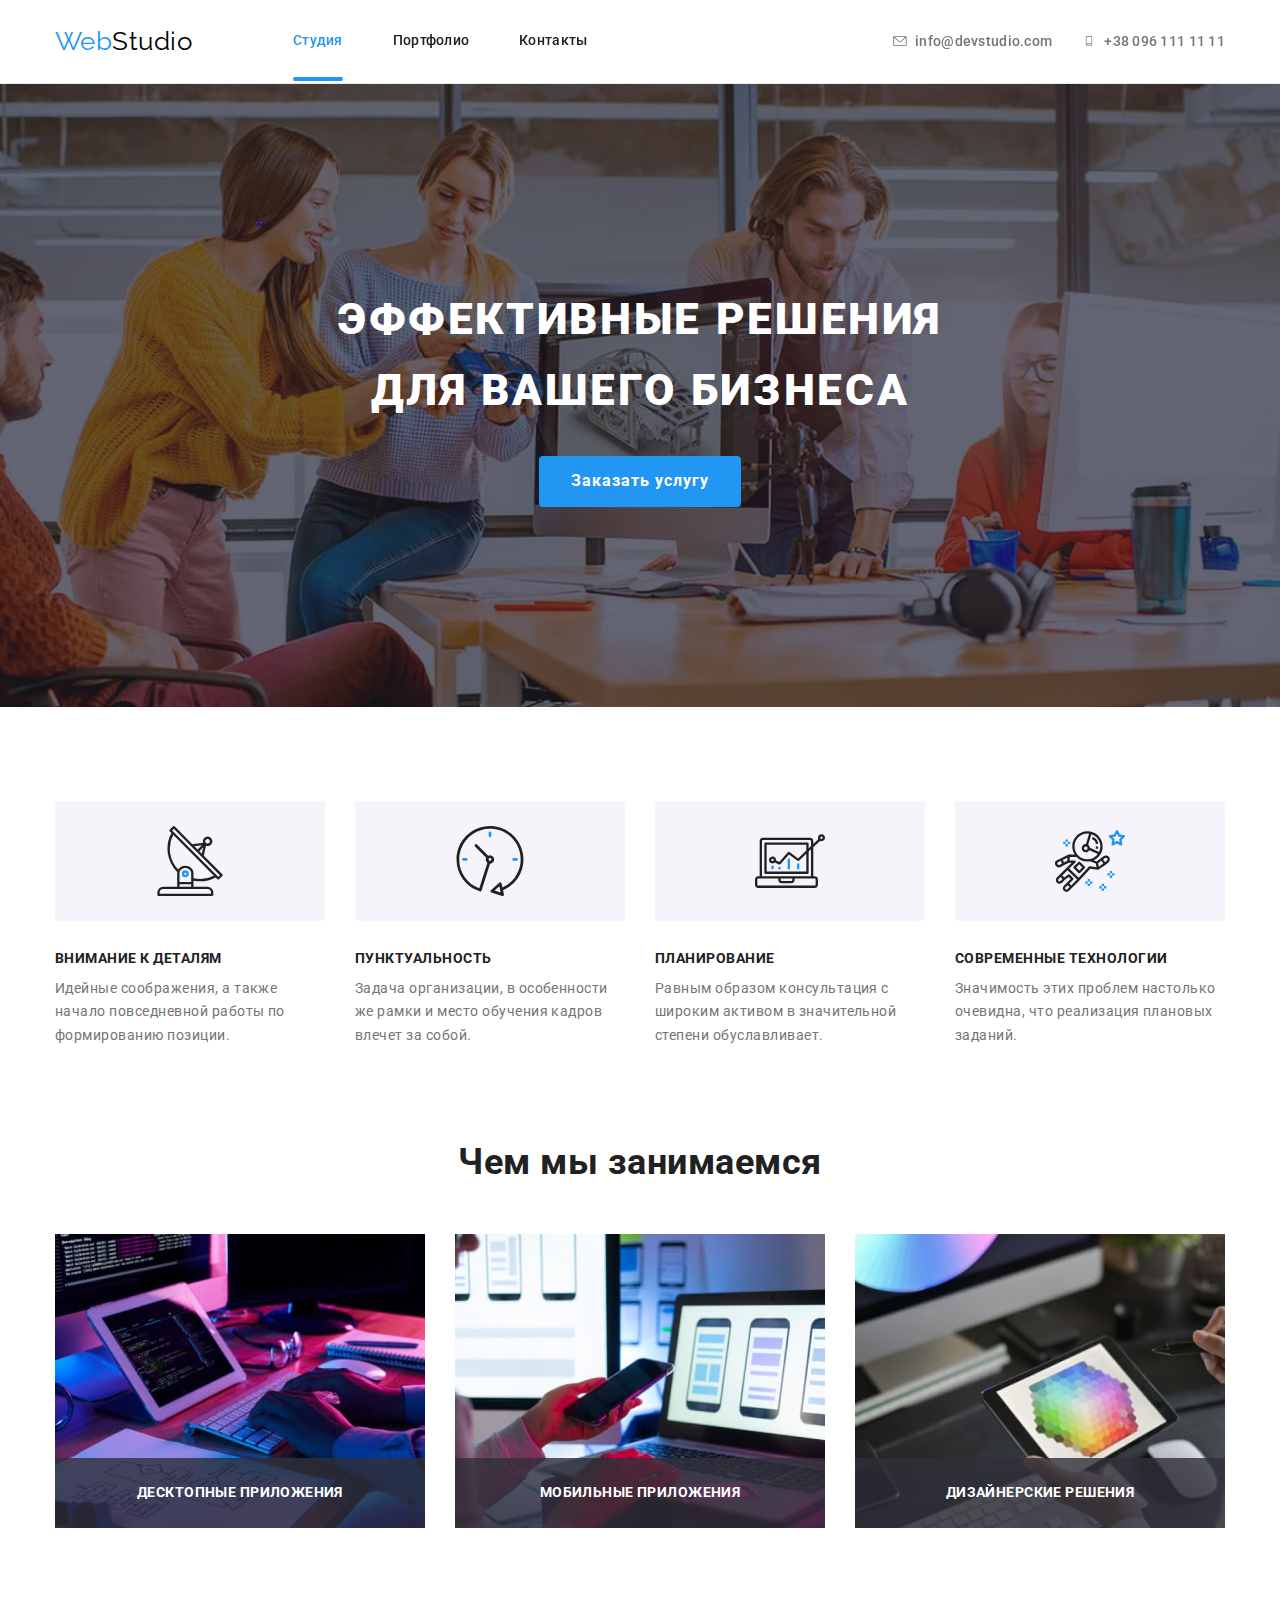
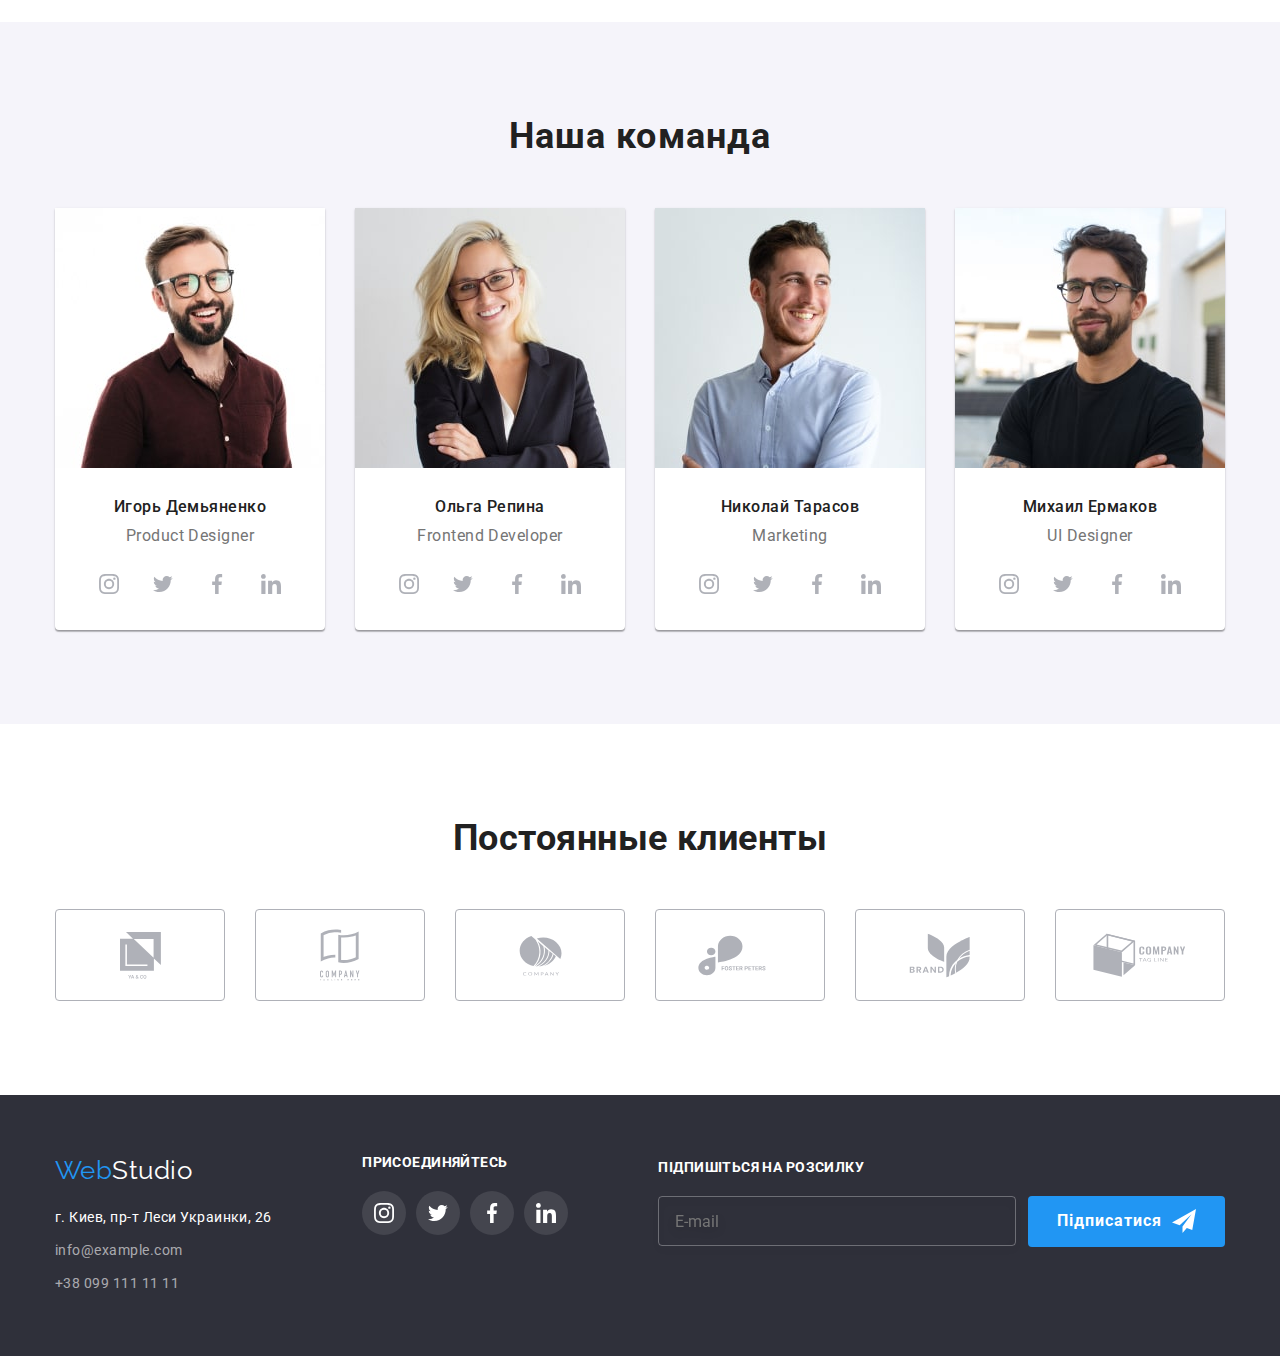
<file: index.html>
<!DOCTYPE html>
<html lang="en">

<head>
    <meta charset="UTF-8">
    <meta name="viewport" content="width=device-width, initial-scale=1.0" />
    <meta http-equiv="X-UA-Compatible" content="IE=edge">
    <meta name="viewport" content="width=device-width, initial-scale=1.0">
    <title>Document</title>
    <link
        href="https://fonts.googleapis.com/css2?family=Raleway:wght@700&family=Roboto:wght@400;500;700;900&display=swap"
        rel="stylesheet">
    <link rel="stylesheet"
        href="https://cdnjs.cloudflare.com/ajax/libs/modern-normalize/1.1.0/modern-normalize.min.css">
    <link rel="stylesheet" href="./css/main.min.css">
</head>

<body>
    <!-- шапка сторінки -->
    <header class="header">
        <div class="container header__box">
            <!-- логотип компанії -->
            <a class="logo" href="./index.html"><span class="logo-accent">Web</span>Studio</a>
            <!-- навігація сайту -->
            <div class="burger-menu" data-menu>
                <nav>
                    <ul class="navigation">
                        <li class="navigation__item"><a href="./index.html"
                                class="navigation__link navigation__link-current">Студия</a></li>
                        <li class="navigation__item"><a href="./portfolio.html" class="navigation__link">Портфолио</a>
                        </li>
                        <li class="navigation__item"><a href="" class="navigation__link">Контакты</a></li>
                    </ul>
                </nav>
                <!-- контакти -->
                <div>
                    <ul class="contacts">
                        <li class="contacts__item">
                            <a class="contacts__link" href="mailto:info@devstudio.com">
                                <svg class="contacts__icon" width="16" height="12">
                                    <use href="./images/symbol-defs.svg#icon-envelope"></use>
                                </svg>
                                info@devstudio.com</a>
                        </li>
                        <li class="contacts__item">
                            <a class="contacts__link" href="tel:+380961111111">
                                <svg class="contacts__icon" width="16" height="12">
                                    <use href="./images/symbol-defs.svg#icon-smartphone"></use>
                                </svg>
                                +38 096 111 11 11</a>
                        </li>
                    </ul>
                    <ul class="social-list">
                        <li class="social-list__item"><a class="social-list__link" href="">Instagram</a><span
                                class="social-list__line"></span></li>
                        <li class="social-list__item"><a class="social-list__link" href="">Twitter</a><span
                                class="social-list__line"></span></li>
                        <li class="social-list__item"><a class="social-list__link" href="">Facebook</a><span
                                class="social-list__line"></span></li>
                        <li class="social-list__item"><a class="social-list__link" href="">LinkedIn</a></li>
                    </ul>
                </div>
                <button class="burger-menu__button" data-menu-button aria-expanded="false" type="button">
                    <svg width="40" height="40">
                        <use class="burger-menu__cross"
                            href="./images/burger-menu-icon/symbol-defs.svg#icon-close_40px"></use>
                        <use class="burger-menu__menu" href="./images/burger-menu-icon/symbol-defs.svg#icon-menu_40px">
                        </use>
                    </svg>
                </button>
            </div>
        </div>
    </header>
    <!-- герой -->
    <main>
        <section class=" section hero">
            <div class="container hero__container">
                <h1 class="hero__title">Эффективные решения для вашего бизнеса</h1>
                <button class="hero__button" type="button" data-modal-open>Заказать услугу</button>
            </div>
        </section>
        <!-- список переваг -->
        <section class="section features">
            <div class="container features__container">
                <h2 class="features__title features__title-hidden">Список переваг</h2>
                <ul class="features-list">
                    <li class="features-list__item">
                        <div class="features-list__container">
                            <svg width="70" height="70">
                                <use href="./images/symbol-defs.svg#icon-antenna"></use>
                            </svg>
                        </div>
                        <h3 class="features-list__title">Внимание к деталям</h3>
                        <p class="features-list__text">
                            Идейные соображения, а также начало повседневной работы по формированию позиции.
                        </p>
                    </li>
                    <li class="features-list__item">
                        <div class="features-list__container">
                            <svg width="70" height="70">
                                <use href="./images/symbol-defs.svg#icon-clock"></use>
                            </svg>
                        </div>
                        <h3 class="features-list__title">Пунктуальность</h3>
                        <p class="features-list__text">
                            Задача организации, в особенности же рамки и место обучения кадров влечет за собой.
                        </p>
                    </li>

                    <li class="features-list__item">
                        <div class="features-list__container">
                            <svg width="70" height="70">
                                <use href="./images/symbol-defs.svg#icon-diagram"></use>
                            </svg>
                        </div>
                        <h3 class="features-list__title">Планирование</h3>
                        <p class="features-list__text">
                            Равным образом консультация с широким активом в значительной степени обуславливает.
                        </p>
                    </li>

                    <li class="features-list__item">
                        <div class="features-list__container">
                            <svg width="70" height="70">
                                <use href="./images/symbol-defs.svg#icon-astronaut"></use>
                            </svg>
                        </div>
                        <h3 class="features-list__title">Современные технологии</h3>
                        <p class="features-list__text">
                            Значимость этих проблем настолько очевидна, что реализация плановых заданий.
                        </p>
                    </li>
                </ul>
            </div>
        </section>
        <!-- приклади робіт -->
        <section class="section examples">
            <div class="container ">
                <h2 class="examples__title">
                    Чем мы занимаемся
                </h2>
                <ul class="examples-list">
                    <li class="examples-list__item">
                        <picture>
                            <source type="image/jpeg" srcset="./images/pc-images/pc-examples1.jpg 1x,
                            ./images/pc-images/pc-examples1x.jpg 2x" media="screen and (min-width:1200px)">
                            <img class=" team-card__pic" src="./images/phone-images/pc-examples1x.jpg"
                                alt="Працівник-1">
                        </picture>
                        <div class="examples-list__container">
                            <p class="examples-list_text">Десктопные приложения</p>
                        </div>
                    </li>
                    <li class="examples-list__item">
                        <picture>
                            <source type="image/jpeg" srcset="./images/pc-images/pc-examples2.jpg 1x,
                            ./images/pc-images/pc-examples2x.jpg 2x" media="screen and (min-width:1200px)">
                            <img class=" team-card__pic" src="./images/phone-images/pc-examples2x.jpg"
                                alt="Працівник-1">
                        </picture>
                        <div class="examples-list__container">
                            <p class="examples-list_text">Мобильные приложения</p>
                        </div>
                    </li>
                    <li class="examples-list__item">
                        <picture>
                            <source type="image/jpeg" srcset="./images/pc-images/pc-examples3.jpg 1x,
                            ./images/pc-images/pc-examples3x.jpg 2x" media="screen and (min-width:1200px)">
                            <img class=" team-card__pic" src="./images/phone-images/pc-examples3x.jpg"
                                alt="Працівник-1">
                        </picture>
                        <div class="examples-list__container">
                            <p class="examples-list_text">Дизайнерские решения</p>
                        </div>
                    </li>
                </ul>
            </div>
        </section>
        <!-- наша команда -->
        <section class="section team">
            <div class="container team__container">
                <h2 class="team__title">
                    Наша команда
                </h2>
                <ul class="team-card">
                    <li class="team-card__block">
                        <picture>
                            <source type="image/jpeg" srcset="./images/phone-images/phone-workers-one.jpg 1x,
                            ./images/phone-images/phone-workers-one2x.jpg 2x" media="screen and (max-width:767px)">
                            <source type="image/jpeg" srcset="./images/tablet-images/tablet-workers-one.jpg 1x,
                            ./images/tablet-images/tablet-workers-one2x.jpg 2x" media="screen and (max-width:1199px)">
                            <source type="image/jpeg" srcset="./images/pc-images/pc-workers-one.jpg 1x,
                            ./images/pc-images/pc-workers-one2x.jpg 2x" media="screen and (min-width:1200px)">
                            <img class=" team-card__pic" src="./images/phone-images/phone-workers-one.jpg"
                                alt="Працівник-1">
                        </picture>
                        <div class="team-card__box">
                            <h3 class="team-card__title">Игорь Демьяненко</h3>
                            <p class="team-card__text">Product Designer</p>
                            <ul class="team-card__list">
                                <li class="team-card__item">
                                    <a class="team-card___link" href="">
                                        <svg width="20" height="20">
                                            <use href="./images/symbol-defs.svg#icon-instagram"></use>
                                        </svg>
                                    </a>
                                </li>
                                <li class="team-card__item">
                                    <a class="team-card___link" href="">
                                        <svg width="20" height="20">
                                            <use href="./images/symbol-defs.svg#icon-Group"></use>
                                        </svg>
                                    </a>
                                </li>
                                <li class="team-card__item">
                                    <a class="team-card___link" href="">
                                        <svg width="20" height="20">
                                            <use href="./images/symbol-defs.svg#icon-facebook"></use>
                                        </svg>
                                    </a>
                                </li>
                                <li class="team-card__item">
                                    <a class="team-card___link" href="">
                                        <svg width="20" height="20">
                                            <use href="./images/symbol-defs.svg#icon-linkedin"></use>
                                        </svg>
                                    </a>
                                </li>
                            </ul>
                        </div>
                    </li>
                    <li class="team-card__block">
                        <picture>
                            <source type="image/jpeg" srcset="./images/phone-images/phone-workers-second.jpg 1x,
                            ./images/phone-images/phone-workers-second2x.jpg 2x" media="screen and (max-width:767px)">
                            <source type="image/jpeg" srcset="./images/tablet-images/tablet-workers-second.jpg 1x,
                            ./images/tablet-images/tablet-workers-second2x.jpg 2x"
                                media="screen and (max-width:1199px)">
                            <source type="image/jpeg" srcset="./images/pc-images/pc-workers-second.jpg 1x,
                            ./images/pc-images/pc-workers-second2x.jpg 2x" media="screen and (min-width:1200px)">
                            <img class=" team-card__pic" src="./images/phone-images/phone-workers-second.jpg"
                                alt="Працівник-1">
                        </picture>
                        <div class="team-card__box">
                            <h3 class="team-card__title">Ольга Репина</h3>
                            <p class="team-card__text">Frontend Developer</p>
                            <ul class="team-card__list">
                                <li class="team-card__item">
                                    <a class="team-card___link" href="">
                                        <svg width="20" height="20">
                                            <use href="./images/symbol-defs.svg#icon-instagram"></use>
                                        </svg>
                                    </a>
                                </li>
                                <li class="team-card__item">
                                    <a class="team-card___link" href="">
                                        <svg width="20" height="20">
                                            <use href="./images/symbol-defs.svg#icon-Group"></use>
                                        </svg>
                                    </a>
                                </li>
                                <li class="team-card__item">
                                    <a class="team-card___link" href="">
                                        <svg width="20" height="20">
                                            <use href="./images/symbol-defs.svg#icon-facebook"></use>
                                        </svg>
                                    </a>
                                </li>
                                <li class="team-card__item">
                                    <a class="team-card___link" href="">
                                        <svg width="20" height="20">
                                            <use href="./images/symbol-defs.svg#icon-linkedin"></use>
                                        </svg>
                                    </a>
                                </li>
                            </ul>
                        </div>
                    </li>
                    <li class="team-card__block">
                        <picture>
                            <source type="image/jpeg" srcset="./images/phone-images/phone-workers-third.jpg 1x,
                            ./images/phone-images/phone-workers-third2x.jpg 2x" media="screen and (max-width:767px)">
                            <source type="image/jpeg" srcset="./images/tablet-images/tablet-workers-third.jpg 1x,
                            ./images/tablet-images/tablet-workers-third2x.jpg 2x"
                                media="screen and (max-width:1199px)">
                            <source type="image/jpeg" srcset="./images/pc-images/pc-workers-third.jpg 1x,
                            ./images/pc-images/pc-workers-third2x.jpg 2x" media="screen and (min-width:1200px)">
                            <img class=" team-card__pic" src="./images/phone-images/phone-workers-third.jpg"
                                alt="Працівник-1">
                        </picture>
                        <div class="team-card__box">
                            <h3 class="team-card__title">Николай Тарасов</h3>
                            <p class="team-card__text">Marketing</p>
                            <ul class="team-card__list">
                                <li class="team-card__item">
                                    <a class="team-card___link" href="">
                                        <svg width="20" height="20">
                                            <use href="./images/symbol-defs.svg#icon-instagram"></use>
                                        </svg>
                                    </a>
                                </li>
                                <li class="team-card__item">
                                    <a class="team-card___link" href="">
                                        <svg width="20" height="20">
                                            <use href="./images/symbol-defs.svg#icon-Group"></use>
                                        </svg>
                                    </a>
                                </li>
                                <li class="team-card__item">
                                    <a class="team-card___link" href="">
                                        <svg width="20" height="20">
                                            <use href="./images/symbol-defs.svg#icon-facebook"></use>
                                        </svg>
                                    </a>
                                </li>
                                <li class="team-card__item">
                                    <a class="team-card___link" href="">
                                        <svg width="20" height="20">
                                            <use href="./images/symbol-defs.svg#icon-linkedin"></use>
                                        </svg>
                                    </a>
                                </li>
                            </ul>
                        </div>
                    </li>
                    <li class="team-card__block">
                        <picture>
                            <source type="image/jpeg" srcset="./images/phone-images/phone-workers-fourth.jpg 1x,
                            ./images/phone-images/phone-workers-fourth2x.jpg 2x" media="screen and (max-width:767px)">
                            <source type="image/jpeg" srcset="./images/tablet-images/tablet-workers-fourth.jpg 1x,
                            ./images/tablet-images/tablet-workers-fourth2x.jpg 2x"
                                media="screen and (max-width:1199px)">
                            <source type="image/jpeg" srcset="./images/pc-images/pc-workers-fourth.jpg 1x,
                            ./images/pc-images/pc-workers-fourth2x.jpg 2x" media="screen and (min-width:1200px)">
                            <img class=" team-card__pic" src="./images/phone-images/phone-workers-fourth.jpg"
                                alt="Працівник-1">
                        </picture>
                        <div class="team-card__box">
                            <h3 class="team-card__title">Михаил Ермаков</h3>
                            <p class="team-card__text">UI Designer</p>
                            <ul class="team-card__list">
                                <li class="team-card__item">
                                    <a class="team-card___link" href="">
                                        <svg width="20" height="20">
                                            <use href="./images/symbol-defs.svg#icon-instagram"></use>
                                        </svg>
                                    </a>
                                </li>
                                <li class="team-card__item">
                                    <a class="team-card___link" href="">
                                        <svg width="20" height="20">
                                            <use href="./images/symbol-defs.svg#icon-Group"></use>
                                        </svg>
                                    </a>
                                </li>
                                <li class="team-card__item">
                                    <a class="team-card___link" href="">
                                        <svg width="20" height="20">
                                            <use href="./images/symbol-defs.svg#icon-facebook"></use>
                                        </svg>
                                    </a>
                                </li>
                                <li class="team-card__item">
                                    <a class="team-card___link" href="">
                                        <svg width="20" height="20">
                                            <use href="./images/symbol-defs.svg#icon-linkedin"></use>
                                        </svg>
                                    </a>
                                </li>
                            </ul>
                        </div>
                    </li>
                </ul>
            </div>
        </section>
        <!-- клієнти -->
        <section class="section">
            <div class="container customers">
                <h2 class="customers__title">Постоянные клиенты</h2>
                <ul class="customers__list">
                    <li class="customers__item">
                        <a class="customers__link" href="">
                            <svg width="41" height="47">
                                <use href="./images/symbol-defs.svg#icon-group2"></use>
                            </svg>
                        </a>
                    </li>
                    <li class="customers__item">
                        <a class="customers__link" href="">
                            <svg width="40" height="52">
                                <use href="./images/symbol-defs.svg#icon-group3"></use>
                            </svg>
                        </a>
                    </li>
                    <li class="customers__item">
                        <a class="customers__link" href="">
                            <svg width="43" height="41">
                                <use href="./images/symbol-defs.svg#icon-group4"></use>
                            </svg>
                        </a>
                    </li>
                    <li class="customers__item">
                        <a class="customers__link" href="">
                            <svg width="84" height="41">
                                <use href="./images/symbol-defs.svg#icon-group5"></use>
                            </svg>
                        </a>
                    </li>
                    <li class="customers__item">
                        <a class="customers__link" href="">
                            <svg width="62" height="45">
                                <use href="./images/symbol-defs.svg#icon-group6"></use>
                            </svg>
                        </a>
                    </li>
                    <li class="customers__item">
                        <a class="customers__link" href="">
                            <svg width="93" height="44">
                                <use href="./images/symbol-defs.svg#icon-group7"></use>
                            </svg>
                        </a>
                    </li>
                </ul>
            </div>
        </section>
    </main>
    <!-- підвал -->
    <footer class="footer">
        <div class="container footer-container">
            <div class="address">
                <a class="logo__ftr logo" href="./index.html"><span class="logo-accent">Web</span>Studio</a>
                <address class="address__list">
                    <a class="address__link address__link-white" href="https://bit.ly/3pXMvUd" target="_blank">г.
                        Киев, пр-т Леси Украинки,
                        26</a>
                    <a class="address__link" href="mailto:info@example.com">info@example.com</a>
                    <a class="address__link" href="tel:+380991111111">+38 099 111 11
                        11</a>
                </address>
                <!-- приєднуйтесь -->
            </div>
            <div class="join">
                <h3 class="join__title">присоединяйтесь</h3>
                <ul class="join__list">
                    <li class="join__item">
                        <a class="join__links" href="https://www.instagram.com/">
                            <svg width="20" height="20">
                                <use href="./images/symbol-defs.svg#icon-instagram"></use>
                            </svg>
                        </a>
                    </li>
                    <li class="join__item">
                        <a class="join__links" href="">
                            <svg width="20" height="20">
                                <use href="./images/symbol-defs.svg#icon-Group"></use>
                            </svg>
                        </a>
                    </li>
                    <li class="join__item">
                        <a class="join__links" href="">
                            <svg width="20" height="20">
                                <use href="./images/symbol-defs.svg#icon-facebook"></use>
                            </svg>
                        </a>
                    </li>
                    <li class="join__item">
                        <a class="join__links" href="">
                            <svg width="20" height="20">
                                <use href="./images/symbol-defs.svg#icon-linkedin"></use>
                            </svg>
                        </a>
                    </li>
                </ul>
            </div>
            <!-- підписка -->
            <div class="subscription">
                <h3 class="subscription__title">Підпишіться на розсилку</h3>
                <form class="subscription__form" action="#">
                    <label for="email"></label>
                    <input class="subscription__input" type="email" id="email" placeholder="E-mail">
                    <button class="subscription__button" type="submit">Підписатися
                        <svg class="subscription__icon" width="24" height="24">
                            <use href="./images/symbol-defs.svg#icon-icon-send"></use>
                        </svg>
                    </button>
                </form>
            </div>
        </div>
    </footer>
    <!-- модельне вікно -->
    <div class="backdrop is-hidden" data-modal>
        <div class="modal">
            <div class="modal__box">
                <button class="modal__close" type="button" data-modal-close>
                    <svg width="18" height="18">
                        <use href="./images/symbol-defs.svg#icon-close-black"></use>
                    </svg>
                </button>
                <!-- форма -->
                <form class="form" action="#">
                    <h2 class="form__title">Залишіть свої дані, ми вам передзвонимо</h2>
                    <label class="form__label"><span class="form__span">Ім'я</span>
                        <input class="form__input" type="text" autofocus>
                        <svg class="form__icon" width="18" height="18">
                            <use href="./images/modal-icon/symbol-defss.svg#icon-person-black"></use>
                        </svg>
                    </label>
                    <label class="form__label"><span class="form__span">Телефон</span>
                        <input class="form__input" type="tel">
                        <svg class="form__icon" width="18" height="18">
                            <use href="./images/modal-icon/symbol-defss.svg#icon-phone-black"></use>
                        </svg>
                    </label>
                    <label class="form__label"><span class="form__span">Пошта</span>
                        <input class="form__input" type="email">
                        <svg class="form__icon" width="18" height="18">
                            <use href="./images/modal-icon/symbol-defss.svg#icon-email-black"></use>
                        </svg>
                    </label>
                    <label>
                        <span class="form__span">Коментар</span>
                        <textarea class="form__textarea" name="comment" cols="30" rows="10"
                            placeholder="Введіть текст"></textarea>
                    </label>

                    <!-- угода -->

                    <label class="agreement  form__agreement">
                        <input class="agreement__checkbox" type="checkbox" value="">
                        <span class="agreement__custom-checkbox">
                        </span><span class="agreement__text">Погоджуюся з розсилкою та
                            приймаю <a class="agreement__link" href=""> Умови
                                договору</a></span>
                    </label>
                    <button class="form__button" type="submit">
                        Надіслати
                    </button>
                </form>
            </div>
        </div>
    </div>
    <script src="./js/modal.js"></script>
    <script src="./js/mobile-menu.js"></script>
</body>

</html>
</file>
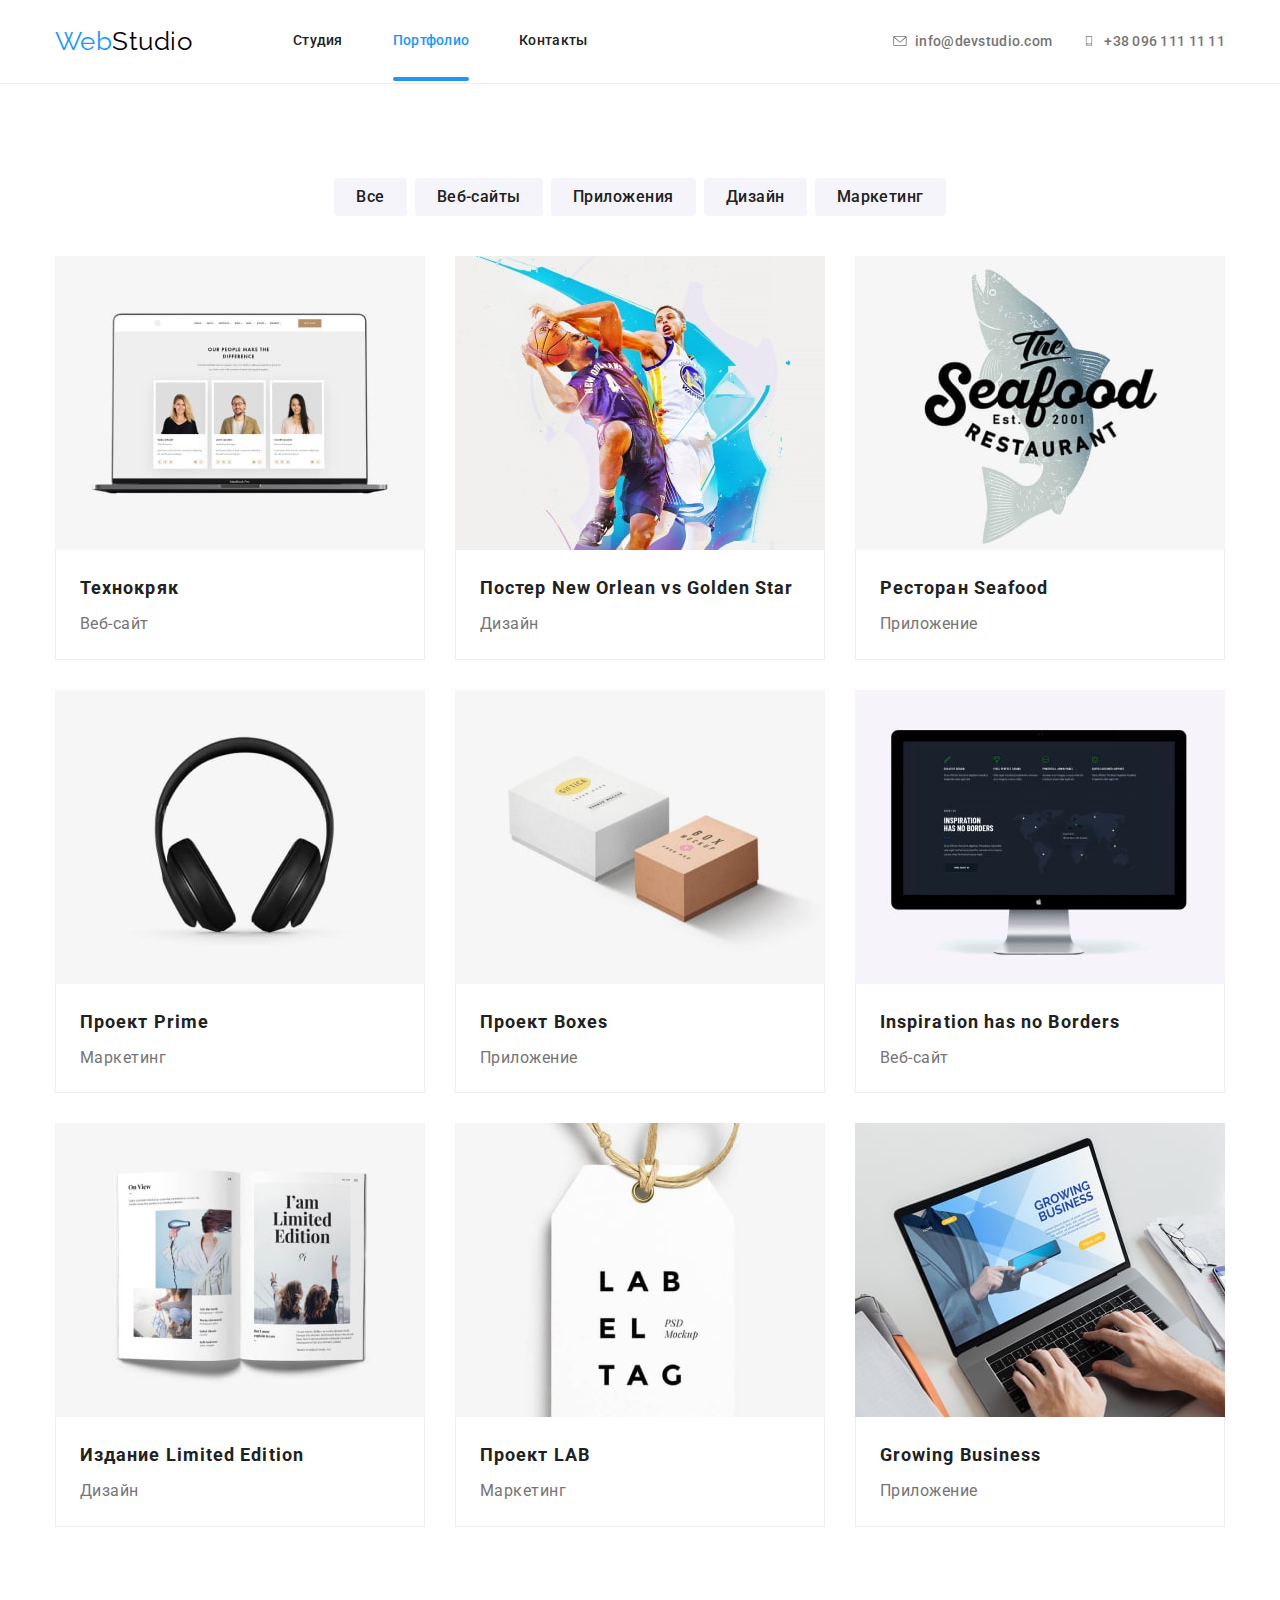
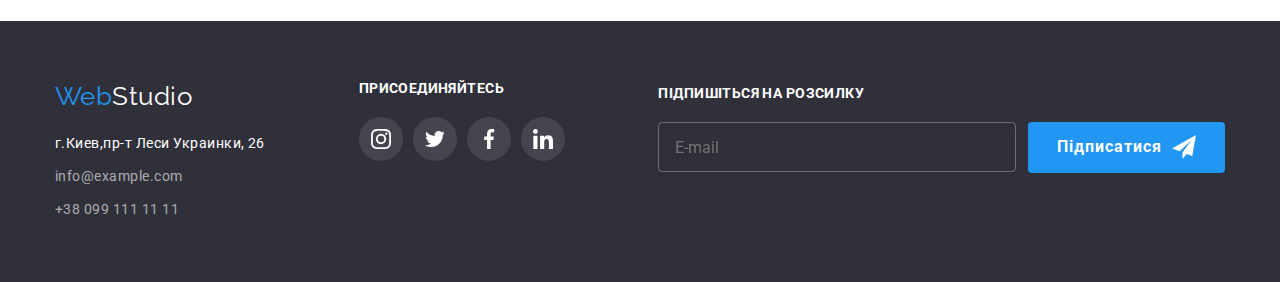
<file: portfolio.html>
<!DOCTYPE html>
<html lang="en">

<head>
    <meta charset="UTF-8">
    <meta http-equiv="X-UA-Compatible" content="IE=edge">
    <meta name="viewport" content="width=device-width, initial-scale=1.0">
    <title>Portfolio</title>
    <link
        href="https://fonts.googleapis.com/css2?family=Raleway:wght@700&family=Roboto:wght@400;500;700;900&display=swap"
        rel="stylesheet">
    <link rel="stylesheet"
        href="https://cdnjs.cloudflare.com/ajax/libs/modern-normalize/1.1.0/modern-normalize.min.css">
    <link rel="stylesheet" href="./css/main.min.css">
</head>

<body>
    <!-- шапка сторінки -->
    <header class="header">
        <div class="container header__box">
            <!-- логотип компанії -->
            <a class="logo" href="./index.html"><span class="logo-accent">Web</span>Studio</a>
            <!-- навігація сайту -->
            <div class="burger-menu" data-menu>
                <nav>
                    <ul class="navigation">
                        <li class="navigation__item"><a href="./index.html" class="navigation__link ">Студия</a></li>
                        <li class="navigation__item"><a href="./portfolio.html"
                                class="navigation__link navigation__link-current">Портфолио</a>
                        </li>
                        <li class="navigation__item"><a href="" class="navigation__link">Контакты</a></li>
                    </ul>
                </nav>
                <!-- контакти -->
                <div>
                    <ul class="contacts">
                        <li class="contacts__item">
                            <a class="contacts__link" href="mailto:info@devstudio.com">
                                <svg class="contacts__icon" width="16" height="12">
                                    <use href="./images/symbol-defs.svg#icon-envelope"></use>
                                </svg>
                                info@devstudio.com</a>
                        </li>
                        <li class="contacts__item">
                            <a class="contacts__link" href="tel:+380961111111">
                                <svg class="contacts__icon" width="16" height="12">
                                    <use href="./images/symbol-defs.svg#icon-smartphone"></use>
                                </svg>
                                +38 096 111 11 11</a>
                        </li>
                    </ul>
                    <ul class="social-list">
                        <li class="social-list__item"><a class="social-list__link" href="">Instagram</a><span
                                class="social-list__line"></span></li>
                        <li class="social-list__item"><a class="social-list__link" href="">Twitter</a><span
                                class="social-list__line"></span></li>
                        <li class="social-list__item"><a class="social-list__link" href="">Facebook</a><span
                                class="social-list__line"></span></li>
                        <li class="social-list__item"><a class="social-list__link" href="">LinkedIn</a></li>
                    </ul>
                </div>
                <button class="burger-menu__button" data-menu-button aria-expanded="false" type="button">
                    <svg width="40" height="40">
                        <use class="burger-menu__cross"
                            href="./images/burger-menu-icon/symbol-defs.svg#icon-close_40px"></use>
                        <use class="burger-menu__menu" href="./images/burger-menu-icon/symbol-defs.svg#icon-menu_40px">
                        </use>
                    </svg>
                </button>
            </div>
        </div>
    </header>
    <!-- фільтер -->
    <main>
        <section class="section filter">
            <div class="container">
                <h1 class="filter__title">Секція контерту</h1>
                <ul class="filter__list">
                    <li class="filter__item"><button class="filter__button" type="button">Все</button></li>
                    <li class="filter__item"><button class="filter__button" type="button">Веб-сайты</button></li>
                    <li class="filter__item"><button class="filter__button" type="button">Приложения</button></li>
                    <li class="filter__item"><button class="filter__button" type="button">Дизайн</button></li>
                    <li class="filter__item"><button class="filter__button" type="button">Маркетинг</button></li>
                </ul>
                <!-- набор контенту -->
                <ul class="resource">
                    <li class="resource__item">
                        <a class="resource__link" href="">
                            <div class="thumb">
                                <picture>
                                    <source type="image/jpeg" srcset="./images/phone-images/phone-notebook1.jpg 1x,
                                    ./images/phone-images/phone-notebook2x.jpg 2x"
                                        media="screen and (max-width:767px)">
                                    <source type="image/jpeg" srcset="./images/tablet-images/tablet-notebook1.jpg 1x,
                                    ./images/tablet-images/tablet-notebook2x.jpg 2x"
                                        media="screen and (max-width:1199px)">
                                    <source type="image/jpeg" srcset="./images/pc-images/pc-notebook1.jpg 1x,
                                    ./images/pc-images/pc-notebook2x.jpg 2x" media="screen and (min-width:1200px)">
                                    <img class=" team-card__pic" src="./images/phone-images/phone-notebook1.jpg"
                                        alt="Працівник-1">
                                </picture>
                                <p class="thumb__description">Ресурс предлагает комплексные предложения с разным уровнем
                                    функционала и сервисов.
                                    Все это позволит посетителю получить
                                    исчерпывающие сведения о компании или частном лице.
                                </p>
                            </div>
                            <div class="description">
                                <h2 class="thumb__title">Технокряк</h2>
                                <p class="thumb__text">Веб-сайт</p>
                            </div>
                        </a>
                    </li>
                    <li class="resource__item">
                        <a class="resource__link" href="">
                            <div class="thumb">
                                <picture>
                                    <source type="image/jpeg" srcset="./images/phone-images/phone-player1.jpg 1x,
                                    ./images/phone-images/phone-player2x.jpg 2x" media="screen and (max-width:767px)">
                                    <source type="image/jpeg" srcset="./images/tablet-images/tablet-player1.jpg 1x,
                                    ./images/tablet-images/tablet-player2x.jpg 2x"
                                        media="screen and (max-width:1199px)">
                                    <source type="image/jpeg" srcset="./images/pc-images/pc-player1.jpg 1x,
                                    ./images/pc-images/pc-player2x.jpg 2x" media="screen and (min-width:1200px)">
                                    <img class=" team-card__pic" src="./images/phone-images/phone-player1.jpg"
                                        alt="Працівник-1">
                                </picture>
                                <p class="thumb__description">Ресурс предлагает комплексные предложения с разным уровнем
                                    функционала и сервисов.
                                    Все это позволит посетителю получить
                                    исчерпывающие сведения о компании или частном лице.
                                </p>
                            </div>
                            <div class="description">
                                <h2 class="thumb__title">Постер New Orlean vs Golden Star</h2>
                                <p class="thumb__text">Дизайн</p>
                            </div>
                        </a>
                    </li>
                    <li class="resource__item">
                        <a class="resource__link" href="">
                            <div class="thumb">
                                <picture>
                                    <source type="image/jpeg" srcset="./images/phone-images/phone-fish1.jpg 1x,
                                        ./images/phone-images/phone-fish2x.jpg 2x"
                                        media="screen and (max-width:767px)">
                                    <source type="image/jpeg" srcset="./images/tablet-images/tablet-fish1.jpg 1x,
                                        ./images/tablet-images/tablet-fish2x.jpg 2x"
                                        media="screen and (max-width:1199px)">
                                    <source type="image/jpeg" srcset="./images/pc-images/pc-fish1.jpg 1x,
                                        ./images/pc-images/pc-fish2x.jpg 2x" media="screen and (min-width:1200px)">
                                    <img class=" team-card__pic" src="./images/phone-images/phone-fish1.jpg"
                                        alt="Працівник-1">
                                </picture>
                                <p class="thumb__description">Ресурс предлагает комплексные предложения с разным уровнем
                                    функционала и сервисов.
                                    Все это позволит посетителю получить
                                    исчерпывающие сведения о компании или частном лице.
                                </p>
                            </div>
                            <div class="description">
                                <h2 class="thumb__title">Ресторан Seafood</h2>
                                <p class="thumb__text">Приложение</p>
                            </div>
                        </a>
                    </li>
                    <li class="resource__item">
                        <a class="resource__link" href="">
                            <div class="thumb">
                                <picture>
                                    <source type="image/jpeg" srcset="./images/phone-images/phone-headphones1.jpg 1x,
                                        ./images/phone-images/phone-headphones2x.jpg 2x"
                                        media="screen and (max-width:767px)">
                                    <source type="image/jpeg" srcset="./images/tablet-images/tablet-headphones1.jpg 1x,
                                        ./images/tablet-images/tablet-headphones2x.jpg 2x"
                                        media="screen and (max-width:1199px)">
                                    <source type="image/jpeg" srcset="./images/pc-images/pc-headphones1.jpg 1x,
                                        ./images/pc-images/pc-headphones2x.jpg 2x"
                                        media="screen and (min-width:1200px)">
                                    <img class=" team-card__pic" src="./images/phone-images/phone-headphones1.jpg"
                                        alt="Працівник-1">
                                </picture>
                                <p class="thumb__description">Ресурс предлагает комплексные предложения с разным уровнем
                                    функционала и сервисов.
                                    Все это позволит посетителю получить
                                    исчерпывающие сведения о компании или частном лице.
                                </p>
                            </div>
                            <div class="description">
                                <h2 class="thumb__title">Проект Prime</h2>
                                <p class="thumb__text">Маркетинг</p>
                            </div>
                        </a>
                    </li>
                    <li class="resource__item">
                        <a class="resource__link" href="">
                            <div class="thumb">
                                <picture>
                                    <source type="image/jpeg" srcset="./images/phone-images/phone-box1.jpg 1x,
                                        ./images/phone-images/phone-box2x.jpg 2x" media="screen and (max-width:767px)">
                                    <source type="image/jpeg" srcset="./images/tablet-images/tablet-box1.jpg 1x,
                                        ./images/tablet-images/tablet-box2x.jpg 2x"
                                        media="screen and (max-width:1199px)">
                                    <source type="image/jpeg" srcset="./images/pc-images/pc-box1.jpg 1x,
                                        ./images/pc-images/pc-box2x.jpg 2x" media="screen and (min-width:1200px)">
                                    <img class=" team-card__pic" src="./images/phone-images/phone-box1.jpg"
                                        alt="Працівник-1">
                                </picture>
                                <p class="thumb__description">Ресурс предлагает комплексные предложения с разным уровнем
                                    функционала и сервисов.
                                    Все это позволит посетителю получить
                                    исчерпывающие сведения о компании или частном лице.
                                </p>
                            </div>
                            <div class="description">
                                <h2 class="thumb__title">Проект Boxes</h2>
                                <p class="thumb__text">Приложение</p>
                            </div>
                        </a>
                    </li>
                    <li class="resource__item">
                        <a class="resource__link" href="">
                            <div class="thumb">
                                <picture>
                                    <source type="image/jpeg" srcset="./images/phone-images/phone-monitor1.jpg 1x,
                                        ./images/phone-images/phone-monitor2x.jpg 2x"
                                        media="screen and (max-width:767px)">
                                    <source type="image/jpeg" srcset="./images/tablet-images/tablet-monitor1.jpg 1x,
                                        ./images/tablet-images/tablet-monitor2x.jpg 2x"
                                        media="screen and (max-width:1199px)">
                                    <source type="image/jpeg" srcset="./images/pc-images/pc-monitor1.jpg 1x,
                                        ./images/pc-images/pc-monitor2x.jpg 2x" media="screen and (min-width:1200px)">
                                    <img class=" team-card__pic" src="./images/phone-images/phone-monitor1.jpg"
                                        alt="Працівник-1">
                                </picture>
                                <p class="thumb__description">Ресурс предлагает комплексные предложения с разным уровнем
                                    функционала и сервисов.
                                    Все это позволит посетителю получить
                                    исчерпывающие сведения о компании или частном лице.
                                </p>
                            </div>
                            <div class="description">
                                <h2 class="thumb__title">Inspiration has no Borders</h2>
                                <p class="thumb__text">Веб-сайт</p>
                            </div>
                        </a>
                    </li>
                    <li class="resource__item">
                        <a class="resource__link" href="">
                            <div class="thumb">
                                <picture>
                                    <source type="image/jpeg" srcset="./images/phone-images/phone-book1.jpg 1x,
                                        ./images/phone-images/phone-book2x.jpg 2x"
                                        media="screen and (max-width:767px)">
                                    <source type="image/jpeg" srcset="./images/tablet-images/tablet-book1.jpg 1x,
                                        ./images/tablet-images/tablet-book2x.jpg 2x"
                                        media="screen and (max-width:1199px)">
                                    <source type="image/jpeg" srcset="./images/pc-images/pc-book1.jpg 1x,
                                        ./images/pc-images/pc-book2x.jpg 2x" media="screen and (min-width:1200px)">
                                    <img class=" team-card__pic" src="./images/phone-images/phone-book1.jpg"
                                        alt="Працівник-1">
                                </picture>
                                <p class="thumb__description">Ресурс предлагает комплексные предложения с разным уровнем
                                    функционала и сервисов.
                                    Все это позволит посетителю получить
                                    исчерпывающие сведения о компании или частном лице.
                                </p>
                            </div>
                            <div class="description">
                                <h2 class="thumb__title">Издание Limited Edition</h2>
                                <p class="thumb__text">Дизайн</p>
                            </div>
                        </a>
                    </li>
                    <li class="resource__item">
                        <a class="resource__link" href="">
                            <div class="thumb">
                                <picture>
                                    <source type="image/jpeg" srcset="./images/phone-images/phone-badge1.jpg 1x,
                                        ./images/phone-images/phone-badge2x.jpg 2x"
                                        media="screen and (max-width:767px)">
                                    <source type="image/jpeg" srcset="./images/tablet-images/tablet-badge1.jpg 1x,
                                        ./images/tablet-images/tablet-badge2x.jpg 2x"
                                        media="screen and (max-width:1199px)">
                                    <source type="image/jpeg" srcset="./images/pc-images/pc-badge1.jpg 1x,
                                        ./images/pc-images/pc-badge2x.jpg 2x" media="screen and (min-width:1200px)">
                                    <img class=" team-card__pic" src="./images/phone-images/phone-badge1.jpg"
                                        alt="Працівник-1">
                                </picture>
                                <p class="thumb__description">Ресурс предлагает комплексные предложения с разным уровнем
                                    функционала и сервисов.
                                    Все это позволит посетителю получить
                                    исчерпывающие сведения о компании или частном лице.
                                </p>
                            </div>
                            <div class="description">
                                <h2 class="thumb__title">Проект LAB</h2>
                                <p class="thumb__text">Маркетинг</p>
                            </div>
                        </a>
                    </li>
                    <li class="resource__item">
                        <a class="resource__link" href="">
                            <div class="thumb">
                                <picture>
                                    <source type="image/jpeg" srcset="./images/phone-images/phone-work1.jpg 1x,
                                        ./images/phone-images/phone-work2x.jpg 2x"
                                        media="screen and (max-width:767px)">
                                    <source type="image/jpeg" srcset="./images/tablet-images/tablet-work1.jpg 1x,
                                        ./images/tablet-images/tablet-work2x.jpg 2x"
                                        media="screen and (max-width:1199px)">
                                    <source type="image/jpeg" srcset="./images/pc-images/pc-work1.jpg 1x,
                                        ./images/pc-images/pc-work2x.jpg 2x" media="screen and (min-width:1200px)">
                                    <img class=" team-card__pic" src="./images/phone-images/phone-work1.jpg"
                                        alt="Працівник-1">
                                </picture>
                                <p class="thumb__description">Ресурс предлагает комплексные предложения с разным уровнем
                                    функционала и сервисов.
                                    Все это позволит посетителю получить
                                    исчерпывающие сведения о компании или частном лице.
                                </p>
                            </div>
                            <div class="description">
                                <h2 class="thumb__title">Growing Business</h2>
                                <p class="thumb__text">Приложение</p>
                            </div>
                        </a>
                    </li>
                </ul>
            </div>
        </section>
    </main>
    <!-- підвал -->
    <footer class="footer">
        <div class="container footer-container">
            <div class="address">
                <a class="logo__ftr logo" href="./index.html"><span class="logo-accent">Web</span>Studio</a>
                <address class="address__list">
                    <a class="address__link address__link-white" href="https://bit.ly/3pXMvUd" target="_blank">
                        г.Киев,пр-т Леси Украинки,
                        26</a>
                    <a class="address__link" href="mailto:info@example.com">info@example.com</a>
                    <a class="address__link" href="tel:+380991111111">+38 099 111 11 11</a>
                </address>
            </div>
            <div class="join">
                <h3 class="join__title">присоединяйтесь</h3>
                <ul class="join__list">
                    <li class="join__item">
                        <a class="join__links" href="">
                            <svg width="20" height="20">
                                <use href="./images/symbol-defs.svg#icon-instagram"></use>
                            </svg>
                        </a>
                    </li>
                    <li class="join__item">
                        <a class="join__links" href="">
                            <svg width="20" height="20">
                                <use href="./images/symbol-defs.svg#icon-Group"></use>
                            </svg>
                        </a>
                    </li>
                    <li class="join__item">
                        <a class="join__links" href="">
                            <svg width="20" height="20">
                                <use href="./images/symbol-defs.svg#icon-facebook"></use>
                            </svg>
                        </a>
                    </li>
                    <li class="join__item">
                        <a class="join__links" href="">
                            <svg width="20" height="20">
                                <use href="./images/symbol-defs.svg#icon-linkedin"></use>
                            </svg>
                        </a>
                    </li>
                </ul>
            </div>
            <div class="subscription">
                <h3 class="subscription__title">Підпишіться на розсилку</h3>
                <form class="subscription__form" action="#">
                    <label for="email"></label>
                    <input class="subscription__input" type="email" id="email" placeholder="E-mail">
                    <button class="subscription__button" type="submit">Підписатися
                        <svg class="subscription__icon" width="24" height="24">
                            <use href="./images/symbol-defs.svg#icon-icon-send"></use>
                        </svg>
                    </button>
                </form>
            </div>
        </div>
    </footer>
    <script src="./js/mobile-menu.js"></script>
</body>

</html>
</file>
<file: css/main.min.css>
body{background-color:var(--main-background);color:var(--main-color);letter-spacing:.03em;font-family:"Roboto",sans-serif}.features__title-hidden,.filter__title{position:absolute;white-space:nowrap;width:1px;height:1px;overflow:hidden;border:0;padding:0;clip:rect(0 0 0 0);-webkit-clip-path:inset(50%);clip-path:inset(50%);margin:-1px}.container{margin-left:auto;margin-right:auto;padding-left:15px;padding-right:15px}@media screen and (min-width: 480px){.container{width:480px}}@media screen and (min-width: 768px){.container{width:768px}}@media screen and (min-width: 1200px){.container{width:1200px}}.section{padding:60px 0;margin-left:auto;margin-right:auto}@media screen and (min-width: 1200px){.section{padding:94px 0}}:root{--secondary-color: rgba(117, 117, 117, 1);--main-color: rgba(33, 33, 33, 1);--main-title-color: rgba(255, 255, 255, 1);--accent-color: rgba(33, 150, 243, 1);--main-background: #FFFFFF;--background-SVG: rgba(245, 244, 250, 1);--icon-color: rgba(175, 177, 184, 1);--background-botton: rgba(245, 244, 250, 1);--background-accent: rgba(33, 150, 243, 0.9)}h1,h2,h3,ul,p,a{margin:0;padding:0;list-style:none;text-decoration:none;display:block}img{display:block;width:100%}.header{border-bottom:1px solid #ececec}.logo{color:#000;text-decoration:none;font-family:"Raleway",sans-serif;font-size:26px;line-height:1.19;min-width:145px;padding:16px 0}@media screen and (min-width: 768px){.logo{padding:26px 0}}.logo-accent{color:var(--accent-color)}.navigation{margin-left:88px;gap:50px}@media screen and (min-width: 768px){.navigation__item{font-size:14px;line-height:1.14;letter-spacing:.02em}}@media screen and (min-width: 1200px){.navigation{margin-left:93px}}.navigation__link:hover,.navigation__link:focus{color:var(--accent-color)}@media screen and (max-width: 767px){.navigation__link{font-weight:500;font-size:40px;line-height:1.17;letter-spacing:.02em;color:var(--main-color)}}@media screen and (min-width: 768px){.navigation__link{font-weight:500;letter-spacing:.02em;font-size:14px;line-height:1.14;color:var(--main-color);text-decoration:none;-webkit-transition:color 250ms cubic-bezier(0.4, 0, 0.2, 1);transition:color 250ms cubic-bezier(0.4, 0, 0.2, 1);padding:32px 0px}}.navigation__link-current{position:relative;color:var(--accent-color)}@media screen and (min-width: 768px){.navigation__link-current::after{position:absolute;content:"";bottom:0;left:0;width:100%;height:4px;border-radius:2px;background-color:var(--accent-color)}}@media screen and (min-width: 768px){.contacts__icon{max-width:14px;max-height:10px}}@media screen and (min-width: 1200px){.contacts__icon{width:16px;height:12px}}.contacts__link{font-weight:500;letter-spacing:.02em;color:var(--secondary-color);text-decoration:none;-webkit-transition:color 250ms cubic-bezier(0.4, 0, 0.2, 1);transition:color 250ms cubic-bezier(0.4, 0, 0.2, 1)}@media screen and (min-width: 768px){.contacts__link{font-size:12px;line-height:1.16}}@media screen and (min-width: 1200px){.contacts__link{font-size:14px;margin:0;-webkit-box-orient:vertical;-webkit-box-direction:normal;-ms-flex-direction:c;flex-direction:c}}.contacts__link:hover,.contacts__link:focus{color:var(--accent-color)}.contacts__icon{display:none;fill:currentColor;margin-right:10px}@media screen and (min-width: 768px){.contacts__icon{margin-right:8px;display:block}}.header__box{display:-webkit-box;display:-ms-flexbox;display:flex;-webkit-box-align:center;-ms-flex-align:center;align-items:center}.burger-menu{display:-webkit-box;display:-ms-flexbox;display:flex;-webkit-box-pack:justify;-ms-flex-pack:justify;justify-content:space-between;-webkit-box-align:center;-ms-flex-align:center;align-items:center;width:100%;z-index:10}.navigation{display:none}@media screen and (min-width: 768px){.navigation{display:-webkit-box;display:-ms-flexbox;display:flex}}.contacts{display:none}@media screen and (min-width: 768px){.contacts{display:-webkit-box;display:-ms-flexbox;display:flex;-webkit-box-orient:vertical;-webkit-box-direction:normal;-ms-flex-direction:column;flex-direction:column;gap:8px;margin-left:auto}}@media screen and (min-width: 768px){.contacts__link{display:-webkit-box;display:-ms-flexbox;display:flex;-webkit-box-align:center;-ms-flex-align:center;align-items:center}}@media screen and (min-width: 1200px){.contacts{display:-webkit-box;display:-ms-flexbox;display:flex;-webkit-box-orient:horizontal;-webkit-box-direction:normal;-ms-flex-direction:row;flex-direction:row;gap:30px}}.burger-menu.is-open{position:fixed;display:-webkit-box;display:-ms-flexbox;display:flex;-webkit-box-pack:justify;-ms-flex-pack:justify;justify-content:space-between;-webkit-box-orient:vertical;-webkit-box-direction:normal;-ms-flex-direction:column;flex-direction:column;-webkit-box-align:start;-ms-flex-align:start;align-items:flex-start;padding:48px 40px;width:100%;height:100%;background-color:#fff;top:0;left:0;overflow-y:scroll}@media screen and (min-width: 768px){.burger-menu.is-open{display:none}}.burger-menu.is-open .navigation{display:block;display:-webkit-box;display:-ms-flexbox;display:flex;gap:32px;-webkit-box-orient:vertical;-webkit-box-direction:normal;-ms-flex-direction:column;flex-direction:column;margin:0}.burger-menu.is-open .contacts{display:-webkit-box;display:-ms-flexbox;display:flex;-webkit-box-orient:vertical;-webkit-box-direction:reverse;-ms-flex-direction:column-reverse;flex-direction:column-reverse;font-size:24px;line-height:1.16;margin-bottom:64px}.burger-menu.is-open .contacts__item:last-child .contacts__link{font-size:34px;color:var(--accent-color);margin-bottom:32px}.burger-menu.is-open .contacts__contacts__icon{display:none}.social-list{display:none}.burger-menu.is-open .social-list{display:-webkit-box;display:-ms-flexbox;display:flex;-ms-flex-wrap:wrap;flex-wrap:wrap}.burger-menu .social-list__item{display:-webkit-box;display:-ms-flexbox;display:flex;-webkit-box-align:center;-ms-flex-align:center;align-items:center}.burger-menu.is-open .social-list__link{color:var(--accent-color)}.burger-menu .social-list__line{display:block;width:22px;height:1px;background-color:rgba(33,33,33,.2);-webkit-transform:rotate(90deg);transform:rotate(90deg)}.burger-menu__button{right:10px;top:10px;background-color:rgba(0,0,0,0);border:none}@media screen and (min-width: 768px){.burger-menu__button{display:none}}.burger-menu__button:hover{fill:var(--accent-color)}.burger-menu__button.is-open{position:absolute;top:10px;right:15px}.burger-menu__button.is-open .burger-menu__menu{display:none}.burger-menu__button .burger-menu__cross{display:none}.burger-menu__button.is-open .burger-menu__cross{position:absolute;display:block;top:10px;right:15px}.hero{padding:0;background-position:center;background-size:cover;background-color:#2f303a;background-image:-webkit-gradient(linear, left top, left bottom, from(rgba(47, 48, 58, 0.4)), to(rgba(47, 48, 58, 0.4))),url(../images/phone-images/phone-header1.jpg);background-image:linear-gradient(rgba(47, 48, 58, 0.4), rgba(47, 48, 58, 0.4)),url(../images/phone-images/phone-header1.jpg)}@media(min-device-pixel-ratio: 2),(-webkit-min-device-pixel-ratio: 2),(min-resolution: 192dpi),(min-resolution: 2dppx){.hero{background-image:-webkit-gradient(linear, left top, left bottom, from(rgba(47, 48, 58, 0.4)), to(rgba(47, 48, 58, 0.4))),url(../images/phone-images/phone-header2x.jpg);background-image:linear-gradient(rgba(47, 48, 58, 0.4), rgba(47, 48, 58, 0.4)),url(../images/phone-images/phone-header2x.jpg)}}@media screen and (min-width: 768px){.hero{background-image:-webkit-gradient(linear, left top, left bottom, from(rgba(47, 48, 58, 0.4)), to(rgba(47, 48, 58, 0.4))),url(../images/tablet-images/tablet-header1.jpg);background-image:linear-gradient(rgba(47, 48, 58, 0.4), rgba(47, 48, 58, 0.4)),url(../images/tablet-images/tablet-header1.jpg)}}@media screen and (min-width: 768px)and (min-device-pixel-ratio: 2),screen and (min-width: 768px)and (-webkit-min-device-pixel-ratio: 2),screen and (min-width: 768px)and (min-resolution: 192dpi),screen and (min-width: 768px)and (min-resolution: 2dppx){.hero{background-image:-webkit-gradient(linear, left top, left bottom, from(rgba(47, 48, 58, 0.4)), to(rgba(47, 48, 58, 0.4))),url(../images/tablet-images/tablet-header2x.jpg);background-image:linear-gradient(rgba(47, 48, 58, 0.4), rgba(47, 48, 58, 0.4)),url(../images/tablet-images/tablet-header2x.jpg)}}@media screen and (min-width: 1200px){.hero{background-image:-webkit-gradient(linear, left top, left bottom, from(rgba(47, 48, 58, 0.4)), to(rgba(47, 48, 58, 0.4))),url(../images/pc-images/pc-header1.jpg);background-image:linear-gradient(rgba(47, 48, 58, 0.4), rgba(47, 48, 58, 0.4)),url(../images/pc-images/pc-header1.jpg);max-width:1600px}}@media screen and (min-width: 1200px)and (min-device-pixel-ratio: 2),screen and (min-width: 1200px)and (-webkit-min-device-pixel-ratio: 2),screen and (min-width: 1200px)and (min-resolution: 192dpi),screen and (min-width: 1200px)and (min-resolution: 2dppx){.hero{background-image:-webkit-gradient(linear, left top, left bottom, from(rgba(47, 48, 58, 0.4)), to(rgba(47, 48, 58, 0.4))),url(../images/pc-images/pc-header2x.jpg);background-image:linear-gradient(rgba(47, 48, 58, 0.4), rgba(47, 48, 58, 0.4)),url(../images/pc-images/pc-header2x.jpg)}}.hero__container{padding:118px 0px;text-align:center}@media screen and (min-width: 1200px){.hero__container{padding:200px 0px}}.hero__title{margin-left:auto;margin-right:auto;font-weight:900;max-width:360px;line-height:1.62;margin-bottom:30px;letter-spacing:.06em;color:#fff;text-transform:uppercase}@media screen and (min-width: 1200px){.hero__title{max-width:696px;font-size:44px}}.hero__button{padding:10px 32px;font-weight:700;font-size:16px;line-height:1.88;letter-spacing:.06em;border-radius:4px;border:0;color:var(--main-title-color);background-color:var(--accent-color);font-family:inherit;cursor:pointer}@media screen and (min-width: 1200px){.features{padding-bottom:0}}.features-list{display:-webkit-box;display:-ms-flexbox;display:flex;-webkit-box-orient:vertical;-webkit-box-direction:normal;-ms-flex-direction:column;flex-direction:column;-webkit-box-pack:center;-ms-flex-pack:center;justify-content:center;gap:30px}@media screen and (min-width: 768px){.features-list{-webkit-box-orient:horizontal;-webkit-box-direction:normal;-ms-flex-direction:row;flex-direction:row;-ms-flex-wrap:wrap;flex-wrap:wrap}}.features-list__item{display:-webkit-box;display:-ms-flexbox;display:flex;-webkit-box-orient:vertical;-webkit-box-direction:normal;-ms-flex-direction:column;flex-direction:column;-webkit-box-align:center;-ms-flex-align:center;align-items:center}@media screen and (min-width: 768px){.features-list__item{-webkit-box-align:start;-ms-flex-align:start;align-items:start;max-width:354px;width:calc((100% - 30px)/2)}}@media screen and (min-width: 1200px){.features-list__item{width:calc((100% - 90px)/4)}}.features-list__title{margin-bottom:10px;font-size:14px;line-height:1.14;text-transform:uppercase}.features-list__text{color:var(--secondary-color);font-size:14px;line-height:1.71}.features-list__container{-webkit-box-pack:center;-ms-flex-pack:center;justify-content:center;-webkit-box-align:center;-ms-flex-align:center;align-items:center;margin-bottom:30px;border-radius:4px;background-color:var(--background-SVG);display:-webkit-box;display:-ms-flexbox;display:flex;width:100%;height:120px}@media screen and (max-width: 1200px){.examples{display:none}}.examples__title{margin-bottom:50px;font-size:36px;line-height:1.16;text-align:center}.examples-list{display:-webkit-box;display:-ms-flexbox;display:flex;gap:30px}.examples-list__item{position:relative}.examples__images{display:block}.examples-list__container{position:absolute;display:-webkit-box;display:-ms-flexbox;display:flex;-webkit-box-align:center;-ms-flex-align:center;align-items:center;-webkit-box-pack:center;-ms-flex-pack:center;justify-content:center;content:"";font-size:14px;line-height:1.14;right:0;bottom:0;width:100%;height:70px;background:rgba(47,48,58,.8)}.examples-list_text{font-weight:700;color:#fff;letter-spacing:.03em;text-transform:uppercase}.team{background-color:#f5f4fa;display:-webkit-box;display:-ms-flexbox;display:flex;-webkit-box-pack:center;-ms-flex-pack:center;justify-content:center}.team__title{margin-bottom:30px;font-weight:700;font-size:28px;line-height:1.17;text-align:center}@media screen and (min-width: 1200px){.team__title{margin-bottom:50px;font-weight:700;font-size:36px;line-height:1.16;letter-spacing:.03em}}.team-card{display:-webkit-box;display:-ms-flexbox;display:flex;gap:30px;-webkit-box-pack:center;-ms-flex-pack:center;justify-content:center;-ms-flex-wrap:wrap;flex-wrap:wrap}@media screen and (min-width: 768px){.team-card__block{width:calc((100% - 30px)/2)}}@media screen and (min-width: 1200px){.team-card__block{width:calc((100% - 90px)/4)}}.team-card__block{-webkit-box-shadow:0px 1px 3px rgba(0,0,0,.12),0px 1px 1px rgba(0,0,0,.14),0px 2px 1px rgba(0,0,0,.2);box-shadow:0px 1px 3px rgba(0,0,0,.12),0px 1px 1px rgba(0,0,0,.14),0px 2px 1px rgba(0,0,0,.2);border-radius:0px 0px 4px 4px;background-color:#fff}.team-card__box{padding:30px 0px 24px}.team-card__title{margin-bottom:10px;font-weight:500;font-size:16px;line-height:1.18;text-align:center}.team-card__text{margin-bottom:16px;font-size:16px;line-height:1.18;text-align:center;color:var(--secondary-color)}.team-card__list{display:-webkit-box;display:-ms-flexbox;display:flex;-webkit-box-align:center;-ms-flex-align:center;align-items:center;-webkit-box-pack:center;-ms-flex-pack:center;justify-content:center}.team-card___link{display:-webkit-box;display:-ms-flexbox;display:flex;-webkit-box-align:center;-ms-flex-align:center;align-items:center;-webkit-box-pack:center;-ms-flex-pack:center;justify-content:center;width:44px;height:44px;color:var(--icon-color);fill:currentColor;border-radius:50%;-webkit-transition:250ms cubic-bezier(0.4, 0, 0.2, 1);transition:250ms cubic-bezier(0.4, 0, 0.2, 1)}.team-card___link:hover,.team-card___link:focus{background-color:var(--accent-color);color:var(--main-background)}.team-card__list{display:-webkit-box;display:-ms-flexbox;display:flex;gap:10px}.team-card___link{border-radius:50%;-webkit-box-shadow:none;box-shadow:none}.customers__title{font-weight:700;font-size:28px;line-height:1.17;text-align:center;margin-bottom:30px}@media screen and (min-width: 1200px){.customers__title{margin-bottom:50px;font-weight:700;font-size:36px;line-height:1.16}}.customers__list{display:-webkit-box;display:-ms-flexbox;display:flex;-webkit-box-pack:center;-ms-flex-pack:center;justify-content:center;gap:30px;-webkit-box-orient:horizontal;-webkit-box-direction:normal;-ms-flex-direction:row;flex-direction:row;-ms-flex-wrap:wrap;flex-wrap:wrap}@media screen and (max-width: 767px){.customers__list .customers__item{width:calc((100% - 30px)/2)}}@media screen and (min-width: 768px){.customers__list .customers__item{width:calc((100% - 60px)/3)}}@media screen and (min-width: 1200px){.customers__list .customers__item{width:calc((100% - 150px)/6)}}.customers__link{display:-webkit-box;display:-ms-flexbox;display:flex;-webkit-box-pack:center;-ms-flex-pack:center;justify-content:center;-webkit-box-align:center;-ms-flex-align:center;align-items:center;height:92px;color:var(--icon-color);border:1px solid #afb1b8;fill:currentColor;border-radius:4px;-webkit-transition:250ms cubic-bezier(0.4, 0, 0.2, 1);transition:250ms cubic-bezier(0.4, 0, 0.2, 1)}.customers__link:hover,.customers__link:focus{border-color:var(--accent-color);color:var(--accent-color)}.footer{padding:60px 0px;background-color:#2f303a}.footer-container{display:-webkit-box;display:-ms-flexbox;display:flex;-webkit-box-pack:justify;-ms-flex-pack:justify;justify-content:space-between}@media screen and (max-width: 767.98px){.footer-container{display:-webkit-box;display:-ms-flexbox;display:flex;-webkit-box-align:center;-ms-flex-align:center;align-items:center;-webkit-box-orient:vertical;-webkit-box-direction:normal;-ms-flex-direction:column;flex-direction:column}}@media screen and (min-width: 768px)and (max-width: 1200px){.footer-container{display:-webkit-box;display:-ms-flexbox;display:flex;-ms-flex-wrap:wrap;flex-wrap:wrap}}@media screen and (min-width: 1200px){.footer-container{display:-webkit-box;display:-ms-flexbox;display:flex}}.logo__ftr{padding:0;margin-bottom:20px;color:var(--main-background)}@media screen and (min-width: 768px){.logo__ftr{-webkit-box-align:center;-ms-flex-align:center;align-items:center}}@media screen and (min-width: 768px)and (max-width: 1200px){.address{margin-left:16px}}@media screen and (max-width: 1200px){.address{display:-webkit-box;display:-ms-flexbox;display:flex;-webkit-box-align:center;-ms-flex-align:center;align-items:center;-webkit-box-orient:vertical;-webkit-box-direction:normal;-ms-flex-direction:column;flex-direction:column}}.address__list{display:-webkit-box;display:-ms-flexbox;display:flex;-webkit-box-align:center;-ms-flex-align:center;align-items:center;-webkit-box-orient:vertical;-webkit-box-direction:normal;-ms-flex-direction:column;flex-direction:column}@media screen and (min-width: 1200px){.address__list{-webkit-box-align:start;-ms-flex-align:start;align-items:flex-start}}.address__link{margin-bottom:60px;color:rgba(255,255,255,.6);text-decoration:none;font-style:normal;font-size:14px;line-height:1.71;-webkit-transition:250ms cubic-bezier(0.4, 0, 0.2, 1);transition:250ms cubic-bezier(0.4, 0, 0.2, 1)}.address__link:not(:last-child){margin-bottom:9px}.address__link-white{color:var(--main-background)}.address__link:hover,.address__link:focus{color:var(--accent-color)}@media screen and (min-width: 1200px){.address__link{margin-bottom:0}}.join{display:-webkit-box;display:-ms-flexbox;display:flex;-webkit-box-align:center;-ms-flex-align:center;align-items:center;-webkit-box-orient:vertical;-webkit-box-direction:normal;-ms-flex-direction:column;flex-direction:column}@media screen and (min-width: 768px)and (max-width: 1200px){.join{margin-right:29px;margin-top:5px}}@media screen and (min-width: 1200px){.join{-webkit-box-align:start;-ms-flex-align:start;align-items:flex-start}}.join__title{margin-bottom:20px;font-size:14px;line-height:1.14;letter-spacing:.03em;text-transform:uppercase;color:var(--main-background)}.join__list{display:-webkit-box;display:-ms-flexbox;display:flex;margin-bottom:60px;gap:10px}.join__links{display:-webkit-box;display:-ms-flexbox;display:flex;-webkit-box-align:center;-ms-flex-align:center;align-items:center;-webkit-box-pack:center;-ms-flex-pack:center;justify-content:center;width:44px;height:44px;background:rgba(255,255,255,.1);fill:currentColor;color:var(--main-background);border-radius:50%;-webkit-transition:250ms cubic-bezier(0.4, 0, 0.2, 1);transition:250ms cubic-bezier(0.4, 0, 0.2, 1)}.join__links:hover,.join__links:focus{background-color:var(--accent-color)}.subscription{display:-webkit-box;display:-ms-flexbox;display:flex;-webkit-box-align:center;-ms-flex-align:center;align-items:center;-webkit-box-orient:vertical;-webkit-box-direction:normal;-ms-flex-direction:column;flex-direction:column}@media screen and (max-width: 1199.98px){.subscription{width:100%}}@media screen and (min-width: 1200px){.subscription{-webkit-box-align:start;-ms-flex-align:start;align-items:flex-start;margin-top:5px}}.subscription__title{-webkit-box-pack:center;-ms-flex-pack:center;justify-content:center;margin-bottom:20px;font-weight:700;font-size:14px;line-height:1.14;letter-spacing:.03em;text-transform:uppercase;color:var(--main-background)}.subscription__form{display:-webkit-box;display:-ms-flexbox;display:flex;-webkit-box-align:center;-ms-flex-align:center;align-items:center;-webkit-box-orient:vertical;-webkit-box-direction:normal;-ms-flex-direction:column;flex-direction:column;width:100%}@media screen and (min-width: 1200px){.subscription__form{display:-webkit-box;display:-ms-flexbox;display:flex;-webkit-box-align:start;-ms-flex-align:start;align-items:flex-start;-webkit-box-orient:horizontal;-webkit-box-direction:normal;-ms-flex-direction:row;flex-direction:row}}.subscription__input{margin-bottom:20px;padding-left:16px;height:50px;width:100%;border:1px solid rgba(255,255,255,.3);-webkit-filter:drop-shadow(0px 4px 4px rgba(0, 0, 0, 0.15));filter:drop-shadow(0px 4px 4px rgba(0, 0, 0, 0.15));border-radius:4px;background-color:rgba(0,0,0,0);color:var(--main-background)}@media screen and (min-width: 480px)and (max-width: 1199.98px){.subscription__input{width:450px}}@media screen and (min-width: 1200px){.subscription__input{width:358px}}.subscription__button{display:-webkit-box;display:-ms-flexbox;display:flex;-webkit-box-align:center;-ms-flex-align:center;align-items:center;text-align:center;font-weight:700;font-size:16px;line-height:1.9;letter-spacing:.06em;padding:10px 29px;background:#2196f3;border-radius:4px;border:none;color:var(--main-background)}@media screen and (min-width: 1200px){.subscription__button{margin-left:12px}}.subscription__icon{margin-left:10px}.modal__close{position:absolute;width:30px;height:30px;display:-webkit-box;display:-ms-flexbox;display:flex;-webkit-box-align:center;-ms-flex-align:center;align-items:center;-webkit-box-pack:center;-ms-flex-pack:center;justify-content:center;top:8px;right:8px;border:1px solid rgba(0,0,0,.1);border-radius:50%;background-color:rgba(0,0,0,0);-webkit-transition:250ms cubic-bezier(0.4, 0, 0.2, 1);transition:250ms cubic-bezier(0.4, 0, 0.2, 1)}.modal__close:hover,.modal__close:focus{fill:var(--accent-color);border-color:var(--accent-color)}.backdrop{position:fixed;top:0;left:0;height:100%;width:100%;background-color:rgba(0,0,0,.2);opacity:1;-webkit-transition:opacity 250ms cubic-bezier(0.4, 0, 0.2, 1);transition:opacity 250ms cubic-bezier(0.4, 0, 0.2, 1)}.backdrop.is-hidden{opacity:0;pointer-events:none}.is-hidden .modal{-webkit-transform:translate(-50%, -50%) rotate(1deg) scale(2);transform:translate(-50%, -50%) rotate(1deg) scale(2)}.modal{padding:40px;position:absolute;top:50%;left:50%;width:450px;-webkit-transform:scale(1) translate(-50%, -50%) rotate(360deg);transform:scale(1) translate(-50%, -50%) rotate(360deg);background-color:var(--main-background);border-radius:4px;-webkit-transition:-webkit-transform 250ms cubic-bezier(0.4, 0, 0.2, 1);transition:-webkit-transform 250ms cubic-bezier(0.4, 0, 0.2, 1);transition:transform 250ms cubic-bezier(0.4, 0, 0.2, 1);transition:transform 250ms cubic-bezier(0.4, 0, 0.2, 1), -webkit-transform 250ms cubic-bezier(0.4, 0, 0.2, 1)}@media screen and (min-width: 1200px){.modal{width:528px;height:581px}}.form__title{margin-bottom:12px;font-size:20px;line-height:1.15;text-align:center;letter-spacing:.03em}.form__label{display:block;position:relative}.form__span{display:block;margin-top:10px;font-size:12px;line-height:1.16;letter-spacing:.01em;color:#757575}.form__input{padding-top:12px;padding-bottom:12px;padding-left:42px;margin-top:4px;width:100%;height:40px;border:1px solid rgba(33,33,33,.2);border-radius:4px;-webkit-transition:250ms cubic-bezier(0.4, 0, 0.2, 1);transition:250ms cubic-bezier(0.4, 0, 0.2, 1)}.form__input:hover,.form__input:focus{border-color:var(--accent-color);outline:none}.form__input:hover+.form__icon,.form__input:focus+.form__icon{fill:var(--accent-color)}.form__icon{margin-left:12px;position:absolute;top:50%;left:0;display:inline-block}.form__textarea{display:block;margin-top:4px;width:100%;height:120px;border:1px solid rgba(33,33,33,.2);border-radius:4px;resize:none;-webkit-transition:250ms cubic-bezier(0.4, 0, 0.2, 1);transition:250ms cubic-bezier(0.4, 0, 0.2, 1)}.form__textarea:hover,.form__textarea:focus{border-color:var(--accent-color);outline:none}.form__text{margin-left:8px;font-family:"Roboto";font-style:normal;font-weight:400;font-size:14px;line-height:1.71;letter-spacing:.03em;color:#757575}.form__textarea{padding:12px 16px;font-size:14px;line-height:1.1428571429;letter-spacing:.01em}.form textarea::-webkit-input-placeholder{color:rgba(117,117,117,.5)}.form textarea::-moz-placeholder{color:rgba(117,117,117,.5)}.form textarea:-ms-input-placeholder{color:rgba(117,117,117,.5)}.form textarea::-ms-input-placeholder{color:rgba(117,117,117,.5)}.form textarea::placeholder{color:rgba(117,117,117,.5)}.agreement{display:-webkit-box;display:-ms-flexbox;display:flex;-webkit-box-align:center;-ms-flex-align:center;align-items:center}.form__agreement{margin-top:20px;margin-left:17px}.agreement__checkbox{position:absolute;-webkit-appearance:none}.agreement__custom-checkbox{display:block;width:16px;height:15px;background-image:url(../images/check-box/Vector.svg)}.agreement__checkbox:checked+.agreement__custom-checkbox{background-image:url(../images/check-box/icon\ check.svg)}.agreement__text{margin-left:7px;font-size:12px;line-height:1.16;letter-spacing:.03em;color:#757575}@media screen and (min-width: 1200px){.agreement__text{font-size:14px;line-height:1.71}}.agreement__link{display:inline-block;color:var(--accent-color);text-underline-position:under;text-decoration:underline}.form__button{display:block;-ms-flex-line-pack:center;align-content:center;margin-left:auto;margin-right:auto;font-weight:700;font-size:16px;line-height:1.88;-webkit-box-align:center;-ms-flex-align:center;align-items:center;text-align:center;letter-spacing:.06em;padding:10px 55px;margin-top:30px;background:#2196f3;-webkit-box-shadow:0px 4px 4px rgba(0,0,0,.15);box-shadow:0px 4px 4px rgba(0,0,0,.15);border-radius:4px;color:var(--main-background);border:none}.filter__list{display:-webkit-box;display:-ms-flexbox;display:flex;-ms-flex-wrap:wrap;flex-wrap:wrap;-webkit-box-pack:start;-ms-flex-pack:start;justify-content:flex-start;gap:8px;margin-bottom:40px;-webkit-box-align:center;-ms-flex-align:center;align-items:center;text-align:center;border-radius:4px}@media screen and (min-width: 768px){.filter__list{-webkit-box-pack:center;-ms-flex-pack:center;justify-content:center;-webkit-box-align:center;-ms-flex-align:center;align-items:center}}@media screen and (min-width: 768px){.filter__list__item{width:calc((100% - 120px)/5)}}.filter__button{padding:6px 22px;background-color:var(--background-botton);color:var(--main-color);font-family:inherit;font-style:normal;font-weight:500;font-size:16px;line-height:1.62;cursor:pointer;letter-spacing:.03em;border-radius:4px;border:0;-webkit-transition:250ms cubic-bezier(0.4, 0, 0.2, 1);transition:250ms cubic-bezier(0.4, 0, 0.2, 1)}.filter__button:hover,.filter__button:focus{background-color:var(--accent-color);color:#fff;-webkit-box-shadow:0px 3px 1px rgba(0,0,0,.1),0px 1px 2px rgba(0,0,0,.08),0px 2px 2px rgba(0,0,0,.12);box-shadow:0px 3px 1px rgba(0,0,0,.1),0px 1px 2px rgba(0,0,0,.08),0px 2px 2px rgba(0,0,0,.12)}.resource{display:-webkit-box;display:-ms-flexbox;display:flex;-ms-flex-wrap:wrap;flex-wrap:wrap;gap:30px}.resource__item{background-color:#fff;-webkit-transition:-webkit-box-shadow 250ms ease;transition:-webkit-box-shadow 250ms ease;transition:box-shadow 250ms ease;transition:box-shadow 250ms ease, -webkit-box-shadow 250ms ease}.resource__item:hover,.resource__item:focus,.resource__item:hover .thumb__description,.resource__item:focus .thumb__description{-webkit-transform:translateY(0%);transform:translateY(0%);-webkit-box-shadow:0px 1px 1px rgba(0,0,0,.12),0px 4px 4px rgba(0,0,0,.06),1px 4px 6px rgba(0,0,0,.16);box-shadow:0px 1px 1px rgba(0,0,0,.12),0px 4px 4px rgba(0,0,0,.06),1px 4px 6px rgba(0,0,0,.16)}@media screen and (min-width: 768px){.resource__item{width:calc((100% - 30px)/2)}}@media screen and (min-width: 1200px){.resource__item{width:calc((100% - 60px)/3)}}.resource__link{text-decoration:none;display:-webkit-box;display:-ms-flexbox;display:flex;height:100%;-webkit-box-orient:vertical;-webkit-box-direction:normal;-ms-flex-direction:column;flex-direction:column}.thumb{position:relative;overflow:hidden}.thumb__description{position:absolute;bottom:0;height:100%;width:100%;background:var(--background-accent);padding:63px 24px;font-size:18px;letter-spacing:.03em;color:var(--main-background);line-height:1.56;-webkit-transform:translateY(101%);transform:translateY(101%);-webkit-transition:-webkit-transform 250ms ease;transition:-webkit-transform 250ms ease;transition:transform 250ms ease;transition:transform 250ms ease, -webkit-transform 250ms ease}.description{border:1px solid #eee;border-top:0;padding:20px 24px;-webkit-box-flex:1;-ms-flex-positive:1;flex-grow:1}.thumb__title{margin-bottom:4px}.thumb__title{color:var(--main-color);font-size:18px;line-height:2;letter-spacing:.06em}.thumb__text{color:var(--secondary-color);font-family:"Roboto",sans-serif;font-size:16px;line-height:1.8}/*# sourceMappingURL=main.min.css.map */
</file>
